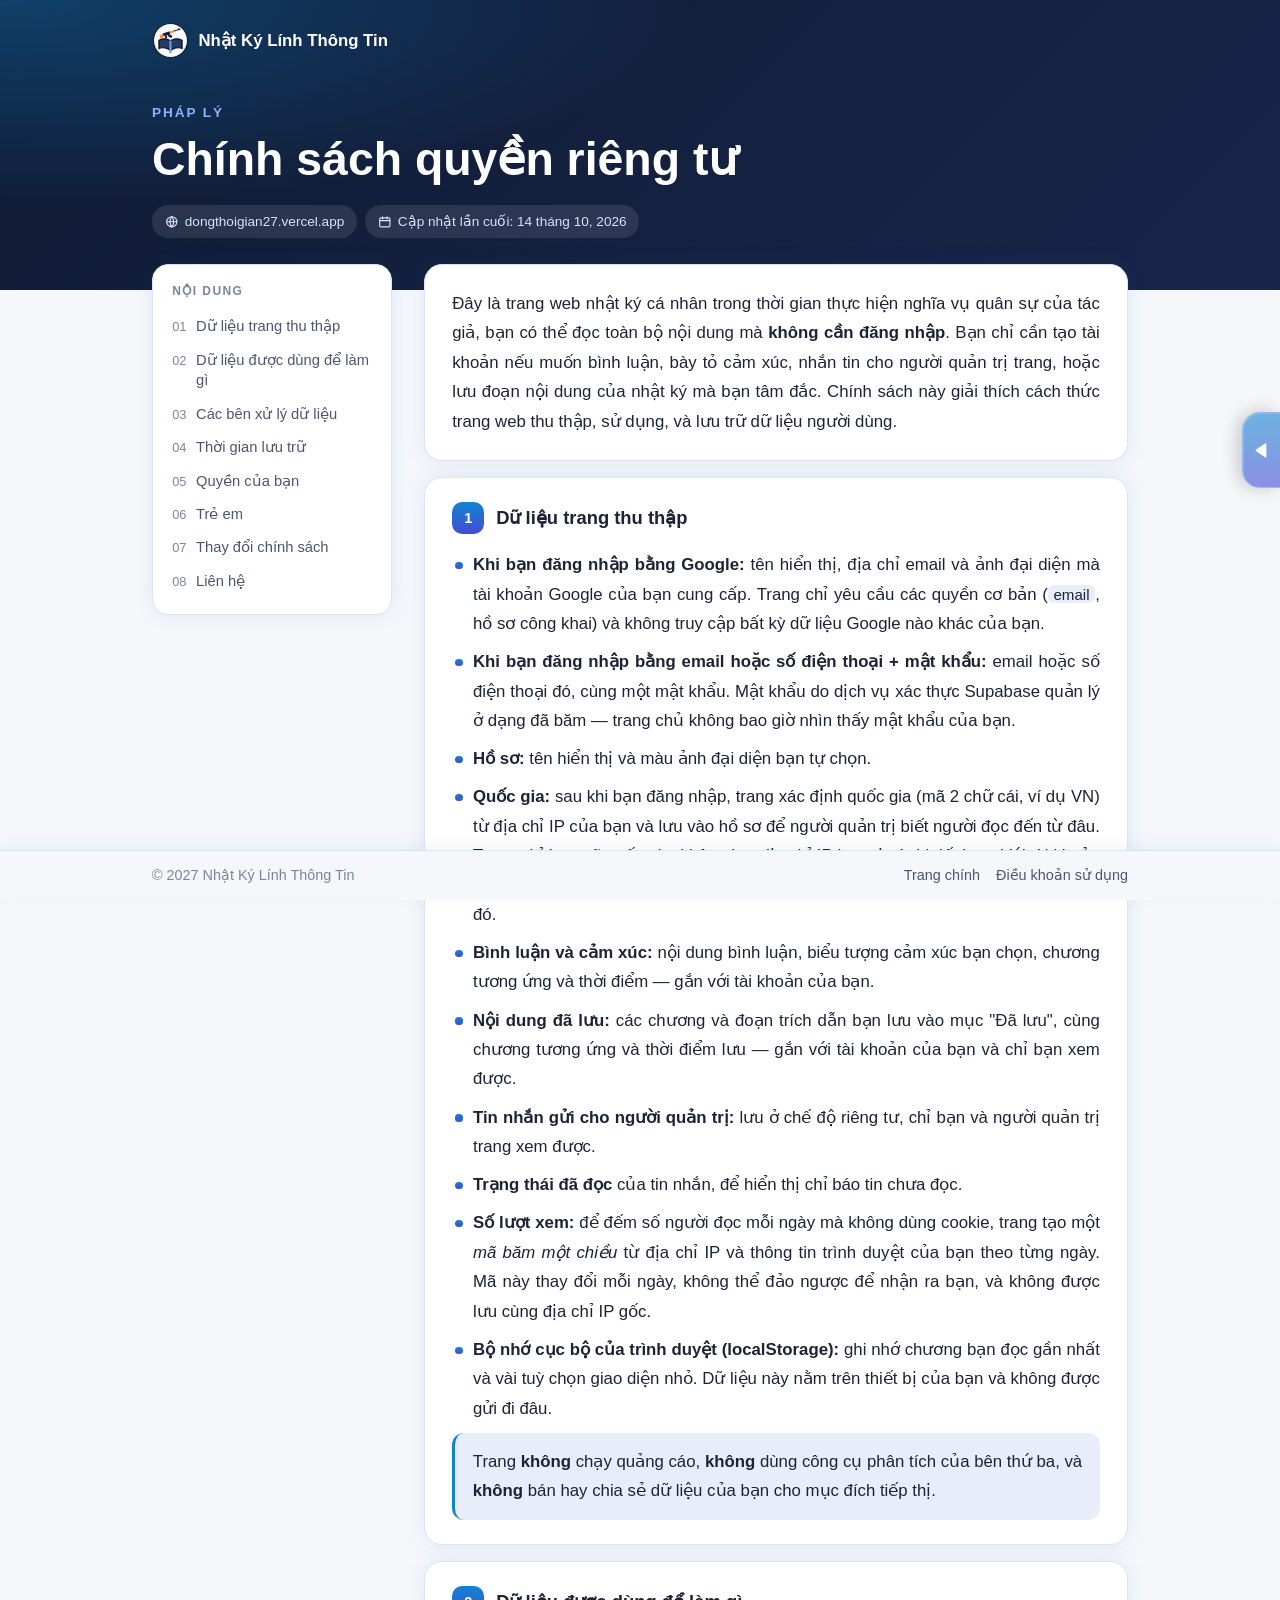
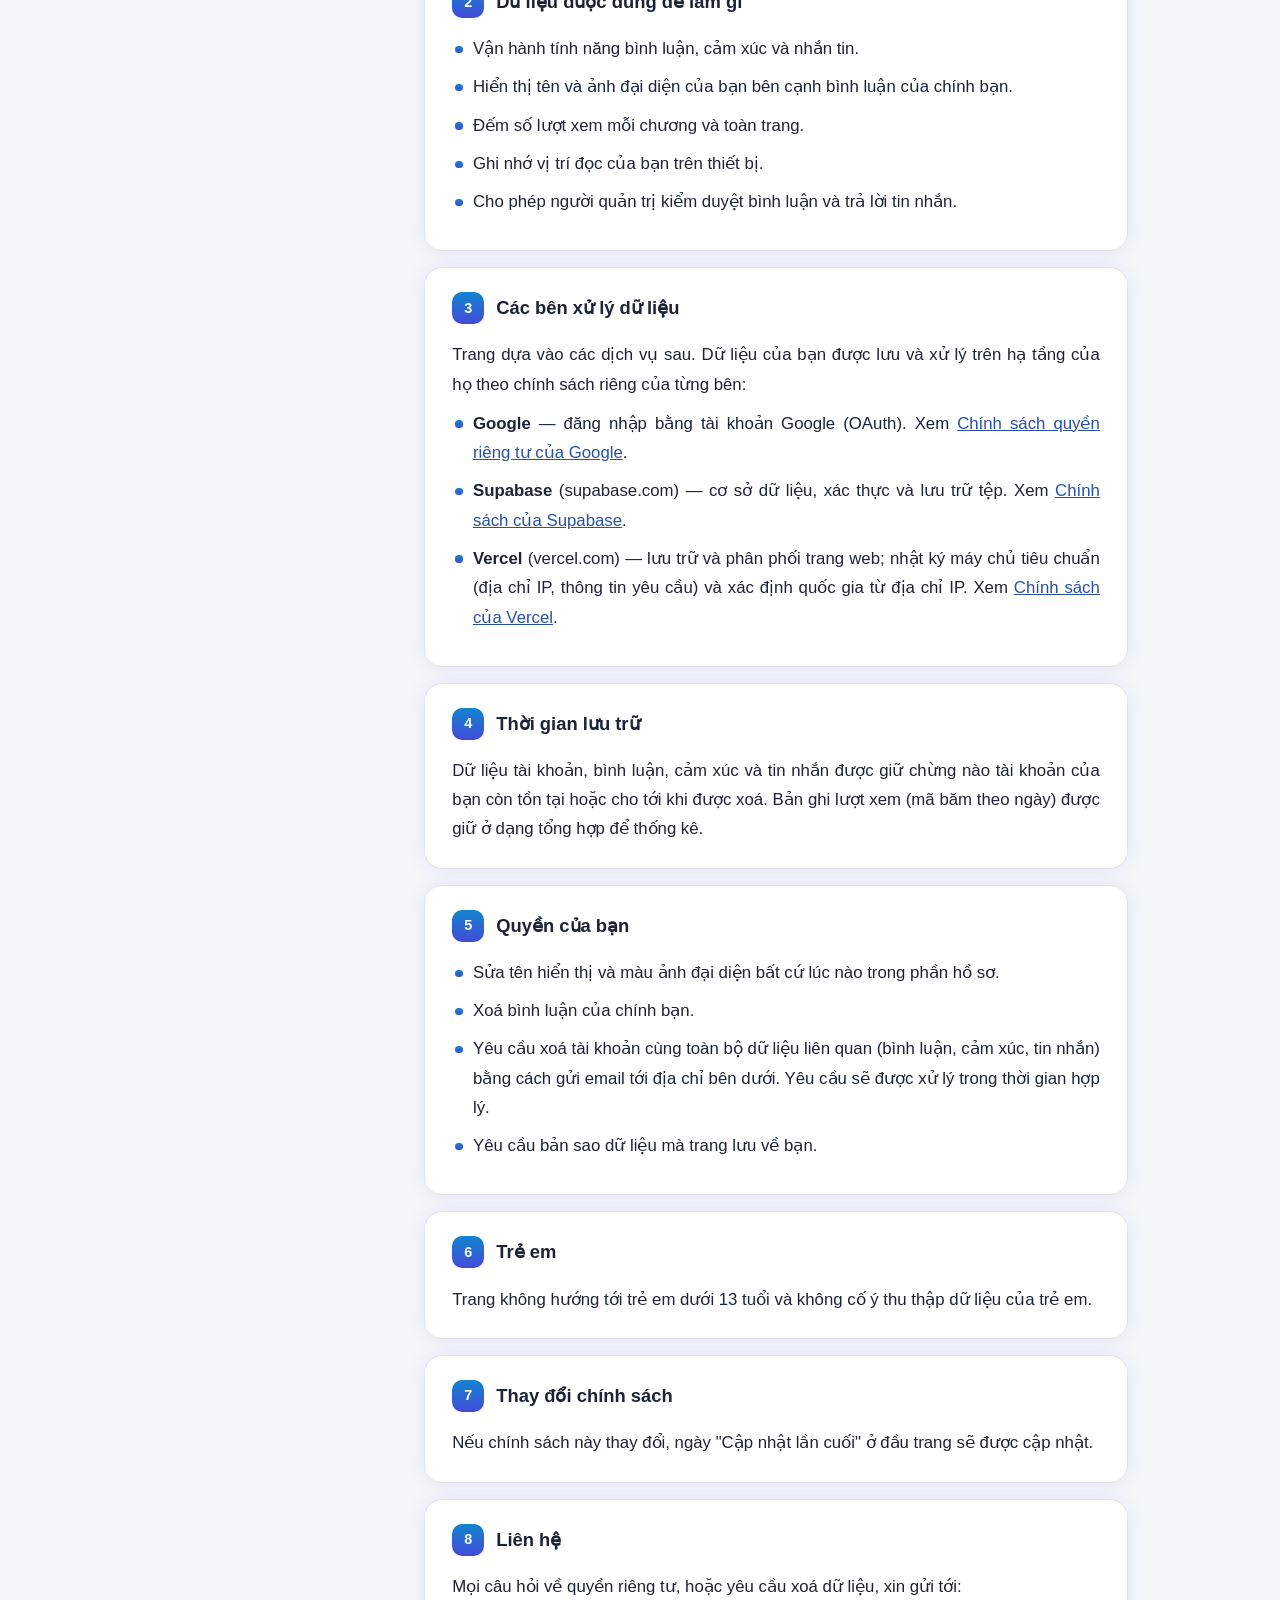
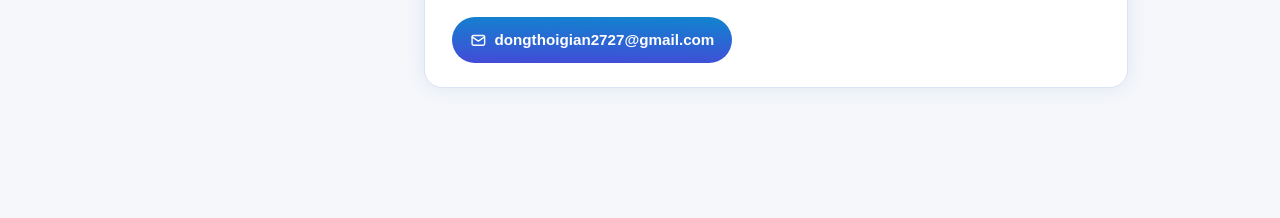
<file: privacy.html>
<!DOCTYPE html>
<html lang="vi">
<head>
  <meta charset="UTF-8" />
  <meta name="viewport" content="width=device-width, initial-scale=1" />
  <title>Chính sách quyền riêng tư — Nhật Ký Lính Thông Tin</title>
  <link rel="icon" type="image/svg+xml" href="assets/logo_v2.svg" />
  <link rel="alternate icon" type="image/png" href="assets/favicon-32.png" />
  <link rel="stylesheet" href="legal.css" />
</head>
<body>
  <header class="hero">
    <div class="hero-inner">
      <div class="topbar">
        <a class="brand" href="/"><img src="assets/logo_v2.svg" alt="" />Nhật Ký Lính Thông Tin</a>
      </div>
      <p class="kicker">Pháp lý</p>
      <h1>Chính sách quyền riêng tư</h1>
      <div class="chips">
        <span class="chip"><svg viewBox="0 0 24 24" fill="none" stroke="currentColor" stroke-width="2" stroke-linecap="round" stroke-linejoin="round" aria-hidden="true"><circle cx="12" cy="12" r="9"/><path d="M3 12h18M12 3a14 14 0 0 1 0 18M12 3a14 14 0 0 0 0 18"/></svg>dongthoigian27.vercel.app</span>
        <span class="chip"><svg viewBox="0 0 24 24" fill="none" stroke="currentColor" stroke-width="2" stroke-linecap="round" stroke-linejoin="round" aria-hidden="true"><rect x="3" y="5" width="18" height="16" rx="2"/><path d="M16 3v4M8 3v4M3 10h18"/></svg>Cập nhật lần cuối: 14 tháng 10, 2026</span>
      </div>
    </div>
  </header>

  <div class="layout">
    <nav class="toc" aria-label="Mục lục">
      <p class="toc-title">Nội dung</p>
      <ol>
        <li><a href="#du-lieu"><span>01</span>Dữ liệu trang thu thập</a></li>
        <li><a href="#muc-dich"><span>02</span>Dữ liệu được dùng để làm gì</a></li>
        <li><a href="#ben-xu-ly"><span>03</span>Các bên xử lý dữ liệu</a></li>
        <li><a href="#luu-tru"><span>04</span>Thời gian lưu trữ</a></li>
        <li><a href="#quyen"><span>05</span>Quyền của bạn</a></li>
        <li><a href="#tre-em"><span>06</span>Trẻ em</a></li>
        <li><a href="#thay-doi"><span>07</span>Thay đổi chính sách</a></li>
        <li><a href="#lien-he"><span>08</span>Liên hệ</a></li>
      </ol>
    </nav>

    <main>
      <div class="intro">
        <p>
          Đây là trang web nhật ký cá nhân trong thời gian thực hiện nghĩa vụ quân sự
          của tác giả, bạn có thể đọc toàn bộ nội dung mà <strong>không cần đăng nhập</strong>. Bạn chỉ cần tạo tài khoản nếu muốn
          bình luận, bày tỏ cảm xúc, nhắn tin cho người quản trị trang, hoặc lưu đoạn
          nội dung của nhật ký mà bạn tâm đắc. Chính sách này giải thích cách thức
          trang web thu thập, sử dụng, và lưu trữ dữ liệu người dùng.
        </p>
      </div>

      <section class="section" id="du-lieu">
        <h2><span class="num">1</span>Dữ liệu trang thu thập</h2>
        <ul class="list">
          <li>
            <strong>Khi bạn đăng nhập bằng Google:</strong> tên hiển thị, địa chỉ
            email và ảnh đại diện mà tài khoản Google của bạn cung cấp. Trang chỉ yêu
            cầu các quyền cơ bản (<code>email</code>, hồ sơ công khai) và không truy
            cập bất kỳ dữ liệu Google nào khác của bạn.
          </li>
          <li>
            <strong>Khi bạn đăng nhập bằng email hoặc số điện thoại + mật khẩu:</strong>
            email hoặc số điện thoại đó, cùng một mật khẩu. Mật khẩu do dịch vụ xác
            thực Supabase quản lý ở dạng đã băm — trang chủ không bao giờ nhìn thấy
            mật khẩu của bạn.
          </li>
          <li>
            <strong>Hồ sơ:</strong> tên hiển thị và màu ảnh đại diện bạn tự chọn.
          </li>
          <li>
            <strong>Quốc gia:</strong> sau khi bạn đăng nhập, trang xác định quốc gia
            (mã 2 chữ cái, ví dụ VN) từ địa chỉ IP của bạn và lưu vào hồ sơ để người
            quản trị biết người đọc đến từ đâu. Trang chỉ lưu mã quốc gia, không lưu
            địa chỉ IP hay vị trí chi tiết hơn. Với tài khoản đăng ký bằng số điện
            thoại, quốc gia cũng có thể được suy ra từ mã vùng của số đó.
          </li>
          <li>
            <strong>Bình luận và cảm xúc:</strong> nội dung bình luận, biểu tượng cảm
            xúc bạn chọn, chương tương ứng và thời điểm — gắn với tài khoản của bạn.
          </li>
          <li>
            <strong>Nội dung đã lưu:</strong> các chương và đoạn trích dẫn bạn lưu vào
            mục "Đã lưu", cùng chương tương ứng và thời điểm lưu — gắn với tài khoản
            của bạn và chỉ bạn xem được.
          </li>
          <li>
            <strong>Tin nhắn gửi cho người quản trị:</strong> lưu
            ở chế độ riêng tư, chỉ bạn và người quản trị trang xem được.
          </li>
          <li>
            <strong>Trạng thái đã đọc</strong> của tin nhắn, để hiển thị chỉ báo tin
            chưa đọc.
          </li>
          <li>
            <strong>Số lượt xem:</strong> để đếm số người đọc mỗi ngày mà không dùng
            cookie, trang tạo một <em>mã băm một chiều</em> từ địa chỉ IP và thông tin
            trình duyệt của bạn theo từng ngày. Mã này thay đổi mỗi ngày, không thể
            đảo ngược để nhận ra bạn, và không được lưu cùng địa chỉ IP gốc.
          </li>
          <li>
            <strong>Bộ nhớ cục bộ của trình duyệt (localStorage):</strong> ghi nhớ
            chương bạn đọc gần nhất và vài tuỳ chọn giao diện nhỏ. Dữ liệu này nằm
            trên thiết bị của bạn và không được gửi đi đâu.
          </li>
        </ul>
        <p class="callout">Trang <strong>không</strong> chạy quảng cáo, <strong>không</strong> dùng
          công cụ phân tích của bên thứ ba, và <strong>không</strong> bán hay chia sẻ
          dữ liệu của bạn cho mục đích tiếp thị.</p>
      </section>

      <section class="section" id="muc-dich">
        <h2><span class="num">2</span>Dữ liệu được dùng để làm gì</h2>
        <ul class="list">
          <li>Vận hành tính năng bình luận, cảm xúc và nhắn tin.</li>
          <li>Hiển thị tên và ảnh đại diện của bạn bên cạnh bình luận của chính bạn.</li>
          <li>Đếm số lượt xem mỗi chương và toàn trang.</li>
          <li>Ghi nhớ vị trí đọc của bạn trên thiết bị.</li>
          <li>Cho phép người quản trị kiểm duyệt bình luận và trả lời tin nhắn.</li>
        </ul>
      </section>

      <section class="section" id="ben-xu-ly">
        <h2><span class="num">3</span>Các bên xử lý dữ liệu</h2>
        <p>Trang dựa vào các dịch vụ sau. Dữ liệu của bạn được lưu và xử lý trên hạ
          tầng của họ theo chính sách riêng của từng bên:</p>
        <ul class="list">
          <li>
            <strong>Google</strong> — đăng nhập bằng tài khoản Google (OAuth). Xem
            <a href="https://policies.google.com/privacy" target="_blank" rel="noopener">Chính sách quyền riêng tư của Google</a>.
          </li>
          <li>
            <strong>Supabase</strong> (supabase.com) — cơ sở dữ liệu, xác thực và lưu
            trữ tệp. Xem
            <a href="https://supabase.com/privacy" target="_blank" rel="noopener">Chính sách của Supabase</a>.
          </li>
          <li>
            <strong>Vercel</strong> (vercel.com) — lưu trữ và phân phối trang web;
            nhật ký máy chủ tiêu chuẩn (địa chỉ IP, thông tin yêu cầu) và xác định
            quốc gia từ địa chỉ IP. Xem
            <a href="https://vercel.com/legal/privacy-policy" target="_blank" rel="noopener">Chính sách của Vercel</a>.
          </li>
        </ul>
      </section>

      <section class="section" id="luu-tru">
        <h2><span class="num">4</span>Thời gian lưu trữ</h2>
        <p>
          Dữ liệu tài khoản, bình luận, cảm xúc và tin nhắn được giữ chừng nào tài
          khoản của bạn còn tồn tại hoặc cho tới khi được xoá. Bản ghi lượt xem (mã
          băm theo ngày) được giữ ở dạng tổng hợp để thống kê.
        </p>
      </section>

      <section class="section" id="quyen">
        <h2><span class="num">5</span>Quyền của bạn</h2>
        <ul class="list">
          <li>Sửa tên hiển thị và màu ảnh đại diện bất cứ lúc nào trong phần hồ sơ.</li>
          <li>Xoá bình luận của chính bạn.</li>
          <li>
            Yêu cầu xoá tài khoản cùng toàn bộ dữ liệu liên quan (bình luận, cảm xúc,
            tin nhắn) bằng cách gửi email tới địa chỉ bên dưới. Yêu cầu sẽ được xử lý
            trong thời gian hợp lý.
          </li>
          <li>Yêu cầu bản sao dữ liệu mà trang lưu về bạn.</li>
        </ul>
      </section>

      <section class="section" id="tre-em">
        <h2><span class="num">6</span>Trẻ em</h2>
        <p>Trang không hướng tới trẻ em dưới 13 tuổi và không cố ý thu thập dữ liệu
          của trẻ em.</p>
      </section>

      <section class="section" id="thay-doi">
        <h2><span class="num">7</span>Thay đổi chính sách</h2>
        <p>Nếu chính sách này thay đổi, ngày "Cập nhật lần cuối" ở đầu trang sẽ được
          cập nhật.</p>
      </section>

      <section class="section" id="lien-he">
        <h2><span class="num">8</span>Liên hệ</h2>
        <p>Mọi câu hỏi về quyền riêng tư, hoặc yêu cầu xoá dữ liệu, xin gửi tới:</p>
        <a class="contact-btn" href="mailto:dongthoigian2727@gmail.com"><svg viewBox="0 0 24 24" fill="none" stroke="currentColor" stroke-width="2" stroke-linecap="round" stroke-linejoin="round" aria-hidden="true"><rect x="3" y="5" width="18" height="14" rx="2"/><path d="M3 7l9 6 9-6"/></svg>dongthoigian2727@gmail.com</a>
      </section>
    </main>
  </div>

  <a class="back-tab" href="/?menu" aria-label="Trở về"><svg viewBox="0 0 24 24" fill="currentColor" stroke="currentColor" stroke-width="1.5" stroke-linejoin="round" aria-hidden="true"><path d="M17 4.5v15L6 12z"/></svg><span>Trở về</span></a>

  <footer>
    <span>&copy; 2027 Nhật Ký Lính Thông Tin</span>
    <nav>
      <a href="/">Trang chính</a>
      <a href="/terms.html">Điều khoản sử dụng</a>
    </nav>
  </footer>
  <script>
    // Floating title bar: once the big title scrolls away, a slim bar with
    // the title and the two chips slides down from the top (legal.css .pinbar).
    (function () {
      var h1 = document.querySelector('.hero h1');
      var chips = document.querySelector('.hero .chips');
      if (!h1 || !chips || !('IntersectionObserver' in window)) return;
      var bar = document.createElement('div');
      bar.className = 'pinbar';
      bar.setAttribute('aria-hidden', 'true');
      bar.innerHTML = '<div class="pinbar-inner"><p class="pinbar-title"></p></div>';
      bar.querySelector('.pinbar-title').textContent = h1.textContent;
      bar.firstChild.appendChild(chips.cloneNode(true));
      document.body.appendChild(bar);
      // section headings stick just below the bar (legal.css .section h2)
      function syncPinH() {
        document.documentElement.style.setProperty('--pin-h', bar.offsetHeight + 'px');
      }
      syncPinH();
      window.addEventListener('resize', syncPinH);
      new IntersectionObserver(function (entries) {
        document.body.classList.toggle('pinned', !entries[0].isIntersecting);
      }).observe(h1);
    })();
  </script>
  <script>
    // Contents box: highlight the section being read (legal.css .toc a.is-active).
    // A section counts once its top passes just under the floating bar and its
    // stuck heading; at the very bottom the last section wins.
    (function () {
      var links = Array.prototype.slice.call(document.querySelectorAll('.toc a[href^="#"]'));
      var items = links.map(function (a) {
        return { a: a, el: document.getElementById(a.getAttribute('href').slice(1)) };
      }).filter(function (it) { return it.el; });
      if (!items.length) return;
      var current = null, queued = false;
      function update() {
        queued = false;
        var line = (parseFloat(getComputedStyle(document.documentElement).getPropertyValue('--pin-h')) || 0) + 64;
        var active = null;
        items.forEach(function (it) { if (it.el.getBoundingClientRect().top <= line) active = it; });
        if (window.innerHeight + window.scrollY >= document.documentElement.scrollHeight - 2) active = items[items.length - 1];
        if (active === current) return;
        if (current) { current.a.classList.remove('is-active'); current.a.removeAttribute('aria-current'); }
        if (active) { active.a.classList.add('is-active'); active.a.setAttribute('aria-current', 'true'); }
        current = active;
      }
      function queue() { if (!queued) { queued = true; requestAnimationFrame(update); } }
      window.addEventListener('scroll', queue, { passive: true });
      window.addEventListener('resize', queue);
      update();
    })();
  </script>
</body>
</html>
</file>
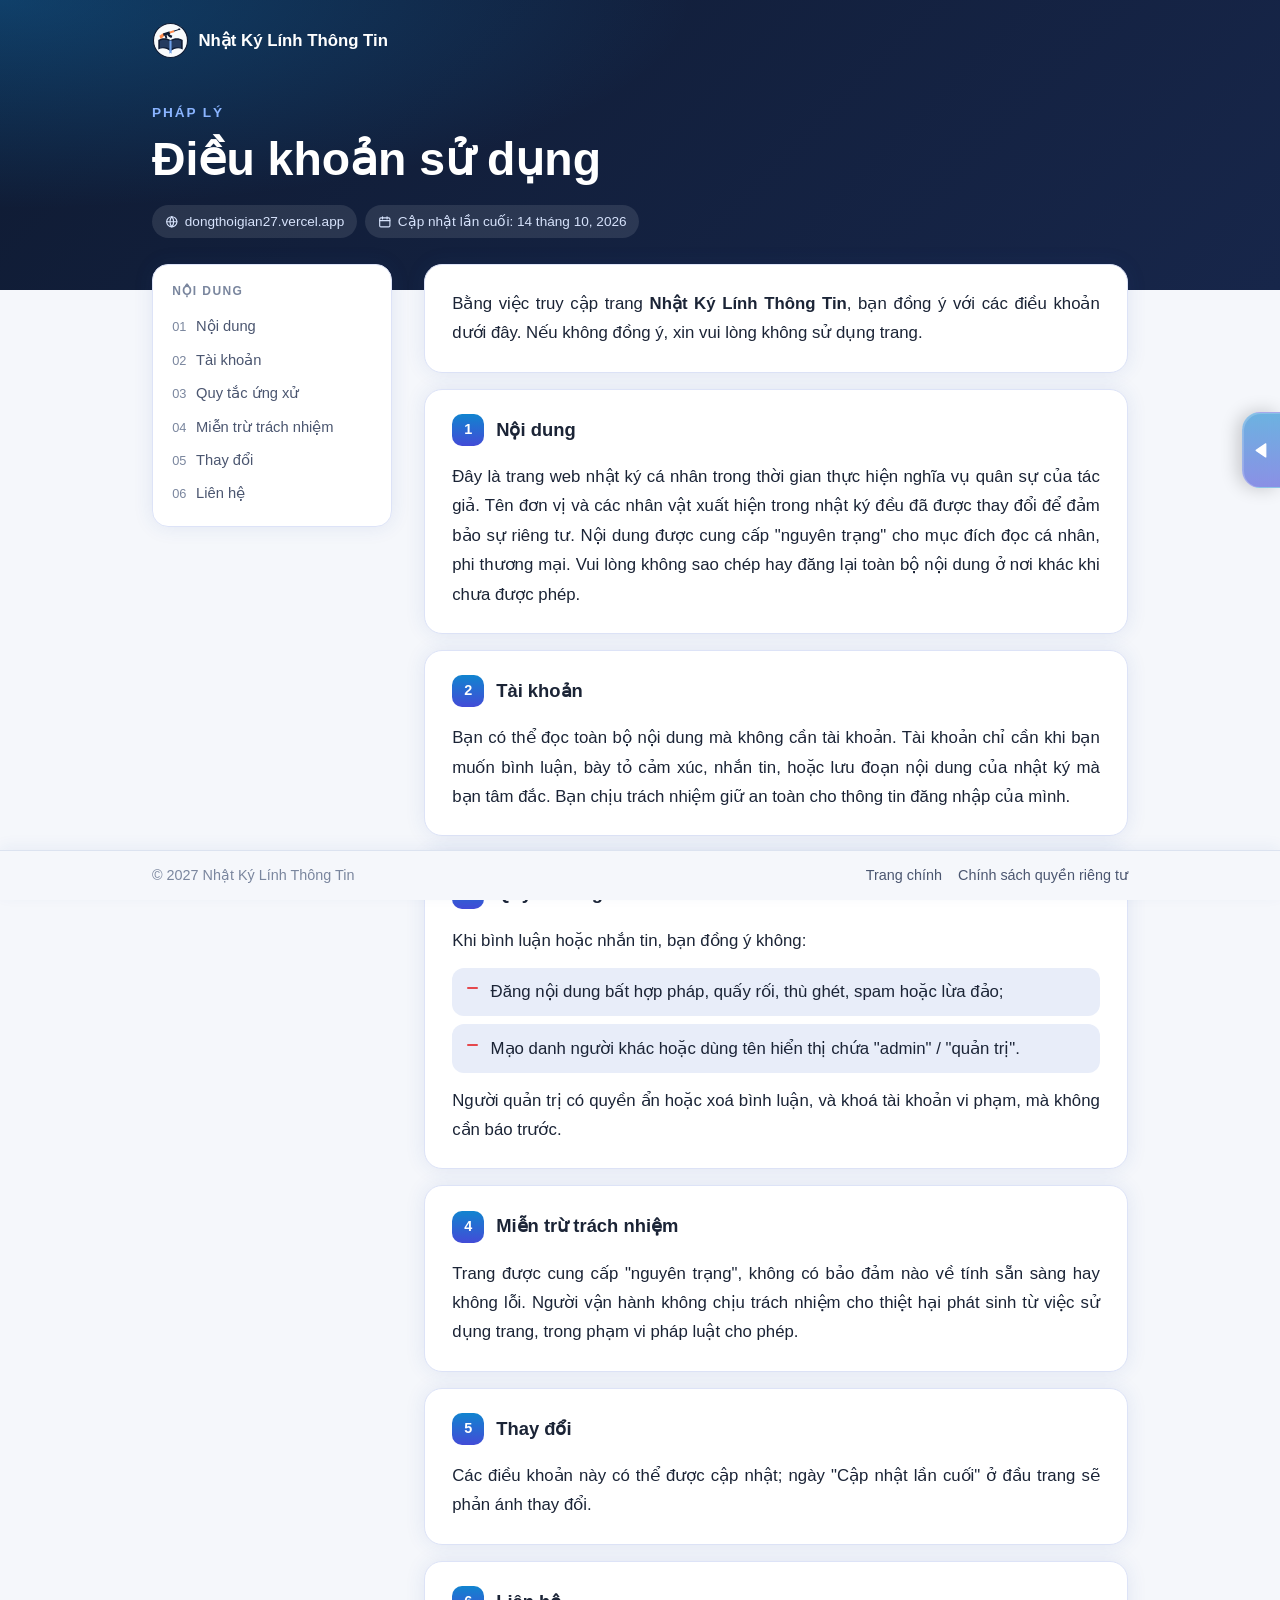
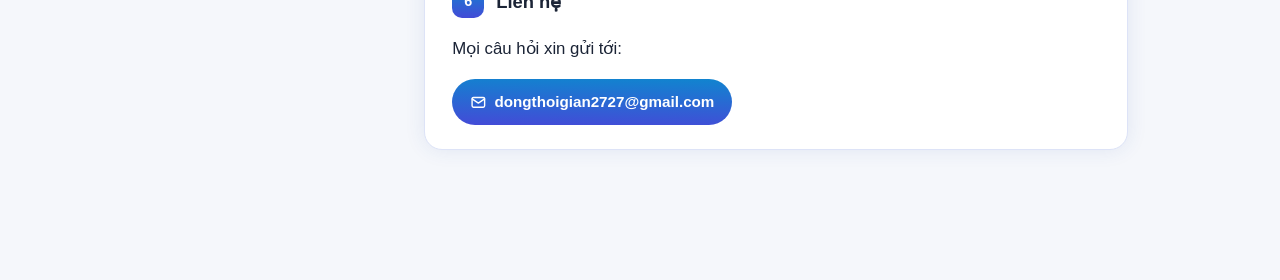
<file: terms.html>
<!DOCTYPE html>
<html lang="vi">
<head>
  <meta charset="UTF-8" />
  <meta name="viewport" content="width=device-width, initial-scale=1" />
  <title>Điều khoản sử dụng — Nhật Ký Lính Thông Tin</title>
  <link rel="icon" type="image/svg+xml" href="assets/logo_v2.svg" />
  <link rel="alternate icon" type="image/png" href="assets/favicon-32.png" />
  <link rel="stylesheet" href="legal.css" />
</head>
<body>
  <header class="hero">
    <div class="hero-inner">
      <div class="topbar">
        <a class="brand" href="/"><img src="assets/logo_v2.svg" alt="" />Nhật Ký Lính Thông Tin</a>
      </div>
      <p class="kicker">Pháp lý</p>
      <h1>Điều khoản sử dụng</h1>
      <div class="chips">
        <span class="chip"><svg viewBox="0 0 24 24" fill="none" stroke="currentColor" stroke-width="2" stroke-linecap="round" stroke-linejoin="round" aria-hidden="true"><circle cx="12" cy="12" r="9"/><path d="M3 12h18M12 3a14 14 0 0 1 0 18M12 3a14 14 0 0 0 0 18"/></svg>dongthoigian27.vercel.app</span>
        <span class="chip"><svg viewBox="0 0 24 24" fill="none" stroke="currentColor" stroke-width="2" stroke-linecap="round" stroke-linejoin="round" aria-hidden="true"><rect x="3" y="5" width="18" height="16" rx="2"/><path d="M16 3v4M8 3v4M3 10h18"/></svg>Cập nhật lần cuối: 14 tháng 10, 2026</span>
      </div>
    </div>
  </header>

  <div class="layout">
    <nav class="toc" aria-label="Mục lục">
      <p class="toc-title">Nội dung</p>
      <ol>
        <li><a href="#noi-dung"><span>01</span>Nội dung</a></li>
        <li><a href="#tai-khoan"><span>02</span>Tài khoản</a></li>
        <li><a href="#ung-xu"><span>03</span>Quy tắc ứng xử</a></li>
        <li><a href="#mien-tru"><span>04</span>Miễn trừ trách nhiệm</a></li>
        <li><a href="#thay-doi"><span>05</span>Thay đổi</a></li>
        <li><a href="#lien-he"><span>06</span>Liên hệ</a></li>
      </ol>
    </nav>

    <main>
      <div class="intro">
        <p>
          Bằng việc truy cập trang <strong>Nhật Ký Lính Thông Tin</strong>, bạn đồng ý
          với các điều khoản dưới đây. Nếu không đồng ý, xin vui lòng không sử dụng trang.
        </p>
      </div>

      <section class="section" id="noi-dung">
        <h2><span class="num">1</span>Nội dung</h2>
        <p>
          Đây là trang web nhật ký cá nhân trong thời gian thực hiện nghĩa vụ quân sự
          của tác giả. Tên đơn vị và các nhân vật xuất hiện
          trong nhật ký đều đã được thay đổi để đảm bảo sự riêng tư. Nội dung được
          cung cấp "nguyên trạng" cho mục đích đọc cá nhân, phi thương mại. Vui lòng
          không sao chép hay đăng lại toàn bộ nội dung ở nơi khác khi chưa được phép.
        </p>
      </section>

      <section class="section" id="tai-khoan">
        <h2><span class="num">2</span>Tài khoản</h2>
        <p>
          Bạn có thể đọc toàn bộ nội dung mà không cần tài khoản. Tài khoản chỉ cần khi bạn muốn bình luận, bày tỏ cảm xúc, nhắn tin, hoặc
          lưu đoạn nội dung của nhật ký mà bạn tâm đắc. Bạn chịu trách nhiệm
          giữ an toàn cho thông tin đăng nhập của mình.
        </p>
      </section>

      <section class="section" id="ung-xu">
        <h2><span class="num">3</span>Quy tắc ứng xử</h2>
        <p>Khi bình luận hoặc nhắn tin, bạn đồng ý không:</p>
        <ul class="rules">
          <li>Đăng nội dung bất hợp pháp, quấy rối, thù ghét, spam hoặc lừa đảo;</li>
          <li>Mạo danh người khác hoặc dùng tên hiển thị chứa "admin" / "quản trị".</li>
        </ul>
        <p>
          Người quản trị có quyền ẩn hoặc xoá bình luận, và khoá tài khoản vi phạm,
          mà không cần báo trước.
        </p>
      </section>

      <section class="section" id="mien-tru">
        <h2><span class="num">4</span>Miễn trừ trách nhiệm</h2>
        <p>
          Trang được cung cấp "nguyên trạng", không có bảo đảm nào về tính sẵn sàng
          hay không lỗi. Người vận hành không chịu trách nhiệm cho thiệt hại phát sinh
          từ việc sử dụng trang, trong phạm vi pháp luật cho phép.
        </p>
      </section>

      <section class="section" id="thay-doi">
        <h2><span class="num">5</span>Thay đổi</h2>
        <p>
          Các điều khoản này có thể được cập nhật; ngày "Cập nhật lần cuối" ở đầu
          trang sẽ phản ánh thay đổi.
        </p>
      </section>

      <section class="section" id="lien-he">
        <h2><span class="num">6</span>Liên hệ</h2>
        <p>Mọi câu hỏi xin gửi tới:</p>
        <a class="contact-btn" href="mailto:dongthoigian2727@gmail.com"><svg viewBox="0 0 24 24" fill="none" stroke="currentColor" stroke-width="2" stroke-linecap="round" stroke-linejoin="round" aria-hidden="true"><rect x="3" y="5" width="18" height="14" rx="2"/><path d="M3 7l9 6 9-6"/></svg>dongthoigian2727@gmail.com</a>
      </section>
    </main>
  </div>

  <a class="back-tab" href="/?menu" aria-label="Trở về"><svg viewBox="0 0 24 24" fill="currentColor" stroke="currentColor" stroke-width="1.5" stroke-linejoin="round" aria-hidden="true"><path d="M17 4.5v15L6 12z"/></svg><span>Trở về</span></a>

  <footer>
    <span>&copy; 2027 Nhật Ký Lính Thông Tin</span>
    <nav>
      <a href="/">Trang chính</a>
      <a href="/privacy.html">Chính sách quyền riêng tư</a>
    </nav>
  </footer>
  <script>
    // Floating title bar: once the big title scrolls away, a slim bar with
    // the title and the two chips slides down from the top (legal.css .pinbar).
    (function () {
      var h1 = document.querySelector('.hero h1');
      var chips = document.querySelector('.hero .chips');
      if (!h1 || !chips || !('IntersectionObserver' in window)) return;
      var bar = document.createElement('div');
      bar.className = 'pinbar';
      bar.setAttribute('aria-hidden', 'true');
      bar.innerHTML = '<div class="pinbar-inner"><p class="pinbar-title"></p></div>';
      bar.querySelector('.pinbar-title').textContent = h1.textContent;
      bar.firstChild.appendChild(chips.cloneNode(true));
      document.body.appendChild(bar);
      // section headings stick just below the bar (legal.css .section h2)
      function syncPinH() {
        document.documentElement.style.setProperty('--pin-h', bar.offsetHeight + 'px');
      }
      syncPinH();
      window.addEventListener('resize', syncPinH);
      new IntersectionObserver(function (entries) {
        document.body.classList.toggle('pinned', !entries[0].isIntersecting);
      }).observe(h1);
    })();
  </script>
  <script>
    // Contents box: highlight the section being read (legal.css .toc a.is-active).
    // A section counts once its top passes just under the floating bar and its
    // stuck heading; at the very bottom the last section wins.
    (function () {
      var links = Array.prototype.slice.call(document.querySelectorAll('.toc a[href^="#"]'));
      var items = links.map(function (a) {
        return { a: a, el: document.getElementById(a.getAttribute('href').slice(1)) };
      }).filter(function (it) { return it.el; });
      if (!items.length) return;
      var current = null, queued = false;
      function update() {
        queued = false;
        var line = (parseFloat(getComputedStyle(document.documentElement).getPropertyValue('--pin-h')) || 0) + 64;
        var active = null;
        items.forEach(function (it) { if (it.el.getBoundingClientRect().top <= line) active = it; });
        if (window.innerHeight + window.scrollY >= document.documentElement.scrollHeight - 2) active = items[items.length - 1];
        if (active === current) return;
        if (current) { current.a.classList.remove('is-active'); current.a.removeAttribute('aria-current'); }
        if (active) { active.a.classList.add('is-active'); active.a.setAttribute('aria-current', 'true'); }
        current = active;
      }
      function queue() { if (!queued) { queued = true; requestAnimationFrame(update); } }
      window.addEventListener('scroll', queue, { passive: true });
      window.addEventListener('resize', queue);
      update();
    })();
  </script>
</body>
</html>
</file>
<file: legal.css>
/* Shared styles for the legal pages (terms.html, privacy.html). One font
   throughout: the system sans (Segoe UI on Windows), same as the site UI. */
:root {
  --paper: #f5f7fb;
  --card: #ffffff;
  --ink: #1b2436;
  --ink-soft: #4b5670;
  --ink-faint: #7a869e;
  --accent: #2951a3;
  --border: #dce3f0;
  --note-border: #dde3f7;
  --soft: #e8edf9;
  --shadow: 0 0 20px rgba(41, 81, 163, .10);
  --grad: linear-gradient(1deg, #434BD7, #1184CF 99%);
  --font-ui: -apple-system, BlinkMacSystemFont, 'Segoe UI', Roboto, 'Helvetica Neue', Arial, sans-serif;
}
@media (prefers-color-scheme: dark) {
  :root:not([data-theme="light"]) {
    --paper: #0b1220; --card: #101a2c; --ink: #e4e9f5; --ink-soft: #a3aecb;
    --ink-faint: #7482a3; --accent: #8ab4ff; --border: #223151; --note-border: #223151;
    --soft: #16223c; --shadow: 0 8px 28px rgba(0, 0, 0, .35);
  }
}
* { box-sizing: border-box; }
html { scroll-behavior: smooth; }
@media (prefers-reduced-motion: reduce) { html { scroll-behavior: auto; } }
body {
  margin: 0;
  background: var(--paper);
  color: var(--ink);
  font-family: var(--font-ui);
  font-size: 1.05rem;
  line-height: 1.75;
}
a { color: var(--accent); }

/* ---- hero ---- */
.hero {
  background:
    radial-gradient(90% 120% at 0% 0%, rgba(17, 132, 207, .35), transparent 60%),
    linear-gradient(135deg, #0f1b33, #17264a);
  color: #fff;
  font-family: var(--font-ui);
}
.hero-inner { max-width: 64rem; margin: 0 auto; padding: 1.4rem 1.5rem 3.2rem; }
.topbar { display: flex; align-items: center; justify-content: space-between; gap: 1rem; }
.brand { display: flex; align-items: center; gap: .6rem; color: #fff; text-decoration: none; font-weight: 600; }
.brand img { width: 2.3rem; height: 2.3rem; border-radius: 50%; }
.kicker { margin: 2.6rem 0 .5rem; font-size: .85rem; letter-spacing: .14em; text-transform: uppercase; color: #8ab4ff; font-weight: 600; }
h1 { font-family: var(--font-ui); font-size: clamp(2rem, 4.5vw, 2.9rem); line-height: 1.15; margin: 0; font-weight: 600; }
.chips { display: flex; flex-wrap: wrap; gap: .5rem; margin-top: 1.2rem; }
.chip {
  display: inline-flex; align-items: center; gap: .4rem;
  padding: .3rem .8rem; border-radius: 999px;
  background: rgba(255, 255, 255, .10); color: #d6e2fb; font-size: .85rem;
}
.chip svg { width: 1em; height: 1em; }

/* Floating title bar: built by the script at the bottom of each page from
   the hero's h1 + chips. Slides down once the h1 has scrolled away. */
.pinbar {
  position: fixed; top: 0; left: 0; right: 0; z-index: 25;
  background:
    radial-gradient(90% 300% at 0% 0%, rgba(17, 132, 207, .35), transparent 60%),
    linear-gradient(135deg, #0f1b33, #17264a);
  color: #fff;
  box-shadow: 0 4px 18px rgba(0, 0, 0, .18);
  transform: translateY(-100%);
  visibility: hidden;
  transition: transform .25s ease, visibility .25s;
}
body.pinned .pinbar { transform: none; visibility: visible; }
.pinbar-inner {
  max-width: 64rem; margin: 0 auto; padding: .55rem 1.5rem;
  display: flex; flex-wrap: wrap; align-items: center; justify-content: space-between; gap: .35rem 1rem;
}
.pinbar-title { margin: 0; font-size: 1.1rem; font-weight: 600; line-height: 1.3; }
.pinbar .chips { margin: 0; gap: .4rem; }
.pinbar .chip { padding: .15rem .65rem; font-size: .78rem; }
/* the sticky contents box moves down to clear the bar */
.toc { transition: top .25s ease; }
body.pinned .toc { top: 5rem; }
@media (prefers-reduced-motion: reduce) {
  .pinbar, .toc { transition: none; }
}

/* ---- body: sticky contents + sections ---- */
.layout {
  max-width: 64rem; margin: -1.6rem auto 0; padding: 0 1.5rem 5rem;
  display: grid; grid-template-columns: 15rem minmax(0, 1fr); gap: 2rem; align-items: start;
}
.toc {
  position: sticky; top: 1.5rem;
  background: var(--card); border: 1px solid var(--note-border); border-radius: 16px;
  box-shadow: var(--shadow); padding: 1rem .6rem; font-family: var(--font-ui);
}
.toc-title { margin: 0 .6rem .5rem; font-size: .75rem; letter-spacing: .12em; text-transform: uppercase; color: var(--ink-faint); font-weight: 700; }
.toc ol { list-style: none; margin: 0; padding: 0; }
.toc a {
  display: flex; gap: .6rem; align-items: baseline;
  padding: .4rem .6rem; border-radius: 10px;
  color: var(--ink-soft); text-decoration: none; font-size: .92rem; line-height: 1.4;
}
.toc a span { color: var(--ink-faint); font-variant-numeric: tabular-nums; font-size: .8rem; }
.toc a:hover { background: var(--soft); color: var(--ink); }
/* the section being read (scroll-spy script at the bottom of each page) */
.toc a.is-active { background: var(--soft); color: var(--accent); font-weight: 600; }
.toc a.is-active span { color: var(--accent); }
.toc a { transition: background .2s ease, color .2s ease; }

main { display: flex; flex-direction: column; gap: 1rem; }
.intro, .section {
  background: var(--card); border: 1px solid var(--note-border); border-radius: 18px;
  box-shadow: var(--shadow); padding: 1.5rem 1.7rem;
}
.intro p { margin: 0; }
.section { scroll-margin-top: 6rem; }   /* clear of the floating .pinbar */
.section h2 {
  display: flex; align-items: center; gap: .75rem;
  font-family: var(--font-ui); font-size: 1.15rem; color: var(--ink);
  /* sticks just under the floating .pinbar (--pin-h, set by the page
     script) while its section scrolls by; card-coloured and full-width
     so the text underneath doesn't show through */
  position: sticky; top: var(--pin-h, 0px); z-index: 2;
  margin: -.4rem -1.7rem .3rem; padding: .4rem 1.7rem;
  background: var(--card);
}
.num {
  flex: 0 0 auto; width: 2rem; height: 2rem; border-radius: 10px;
  display: inline-flex; align-items: center; justify-content: center;
  background: var(--grad); color: #fff; font-size: .9rem; font-weight: 700;
}
.section p { margin: .6rem 0; }
.section p:last-child { margin-bottom: 0; }
.rules { list-style: none; padding: 0; margin: .8rem 0; display: flex; flex-direction: column; gap: .5rem; }
.rules li {
  position: relative; margin: 0; padding: .6rem .9rem .6rem 2.4rem;
  background: var(--soft); border-radius: 12px;
}
.rules li::before {
  content: ''; position: absolute; left: .9rem; top: 1.15em;
  width: .7rem; height: 2px; border-radius: 2px; background: #e5484d;
  box-shadow: 0 0 0 0 transparent;
}
.contact-btn {
  display: inline-flex; align-items: center; gap: .5rem; margin-top: .4rem;
  padding: .6rem 1.1rem; border-radius: 999px;
  background: var(--grad); color: #fff; text-decoration: none;
  font-family: var(--font-ui); font-size: .95rem; font-weight: 600;
}
.contact-btn:hover { filter: brightness(1.08); }
.contact-btn svg { width: 1.1em; height: 1.1em; }

/* Sticky footer: a full-width bar pinned to the bottom of the screen
   (content stays in the 64rem column via the side padding). Solid, so the
   text scrolling behind it doesn't show through. */
footer {
  position: sticky; bottom: 0; z-index: 20;
  margin: 0;
  padding: .75rem max(1.5rem, calc((100% - 61rem) / 2)) calc(.75rem + env(safe-area-inset-bottom));
  background: var(--paper);
  border-top: 1px solid var(--border);
  box-shadow: 0 -4px 14px rgba(41, 81, 163, .06);
  align-items: center;
  display: flex; flex-wrap: wrap; justify-content: space-between; gap: .6rem;
  font-family: var(--font-ui); font-size: .9rem; color: var(--ink-faint);
}
footer nav { display: flex; gap: 1rem; }
footer a { color: var(--ink-soft); text-decoration: none; }
footer a:hover { color: var(--accent); text-decoration: underline; }
a:focus-visible { outline: 2px solid #8ab4ff; outline-offset: 2px; }

@media (max-width: 860px) {
  body { font-size: 1rem; }
  .hero-inner { padding: 1rem 1rem 2.6rem; }
  .kicker { margin-top: 2rem; }
  .layout { grid-template-columns: 1fr; gap: 1rem; padding: 0 1rem 3.5rem; }
  .toc { position: static; padding: .8rem .5rem; }
  .toc ol { display: grid; grid-template-columns: 1fr 1fr; }
  .intro, .section { padding: 1.2rem 1.15rem; border-radius: 16px; }
  .section h2 { margin: -.4rem -1.15rem .3rem; padding: .4rem 1.15rem; }
  footer { padding: .6rem 1rem calc(.6rem + env(safe-area-inset-bottom)); gap: .2rem .8rem; font-size: .85rem; }
  .pinbar-inner { padding: .5rem 1rem; }
  .pinbar-title { font-size: 1rem; }
}
@media (max-width: 560px) {
  .brand { font-size: .95rem; white-space: nowrap; }
  .brand img { width: 2rem; height: 2rem; }
}

/* plain bulleted list inside a section (privacy page) */
.list { margin: .6rem 0; padding: 0; list-style: none; display: flex; flex-direction: column; gap: .55rem; }
.list li { position: relative; margin: 0; padding-left: 1.3rem; }
.list li::before {
  content: ''; position: absolute; left: .2rem; top: .7em;
  width: .45rem; height: .45rem; border-radius: 50%; background: var(--grad);
}
.callout {
  margin-top: .9rem; padding: .9rem 1.1rem; border-radius: 12px;
  background: var(--soft); border-left: 3px solid #1184CF;
}
code { font-family: inherit; font-size: .9em; padding: .05rem .35rem; border-radius: 6px; background: var(--soft); }

/* "Trở về": a glass tab on the middle of the right edge (same look as the
   main site's back tab) that opens the site with the chapter list showing
   (/?menu — see app.js). It slides out to show its label on hover /
   keyboard focus, and slides in from the edge when the page loads. */
.back-tab {
  position: fixed;
  top: 50%;
  right: 0;
  z-index: 30;
  display: flex;
  align-items: center;
  gap: .4rem;
  max-width: 2.4rem;
  height: 4.75rem;
  padding: 0 .75rem 0 .55rem;
  overflow: hidden;
  white-space: nowrap;
  border: 1px solid rgba(255, 255, 255, .22);
  border-right: none;
  border-radius: 18px 0 0 18px;
  background: linear-gradient(180deg, rgba(17, 132, 207, .6), rgba(67, 75, 215, .6));
  -webkit-backdrop-filter: blur(8px);
          backdrop-filter: blur(8px);
  color: #fff;
  text-decoration: none;
  font-size: .9rem;
  font-weight: 600;
  box-shadow: -4px 0 18px rgba(0, 0, 0, .2), inset 1px 1px 0 rgba(255, 255, 255, .18);
  transform: translateY(-50%);
  transition: max-width .3s ease, background .2s ease;
  animation: back-tab-in .45s ease .2s both;
}
.back-tab svg { flex: 0 0 auto; width: 1.3rem; height: 1.3rem; transition: transform .2s ease; }
.back-tab span { opacity: 0; transition: opacity .2s ease; }
.back-tab:hover,
.back-tab:focus-visible {
  max-width: 12rem;
  background: linear-gradient(180deg, #1184CF, #434BD7);
}
.back-tab:hover span,
.back-tab:focus-visible span { opacity: 1; }
.back-tab:hover svg,
.back-tab:focus-visible svg { transform: translateX(-2px); }
@keyframes back-tab-in {
  from { transform: translate(100%, -50%); }
  to   { transform: translate(0, -50%); }
}
@media (prefers-reduced-motion: reduce) {
  .back-tab, .back-tab svg, .back-tab span { transition: none; animation: none; }
}

/* Body text justified (headings, contents list and buttons stay as they are). */
.intro p,
.section p,
.list li,
.rules li {
  text-align: justify;
  text-justify: inter-word;
}
</file>
